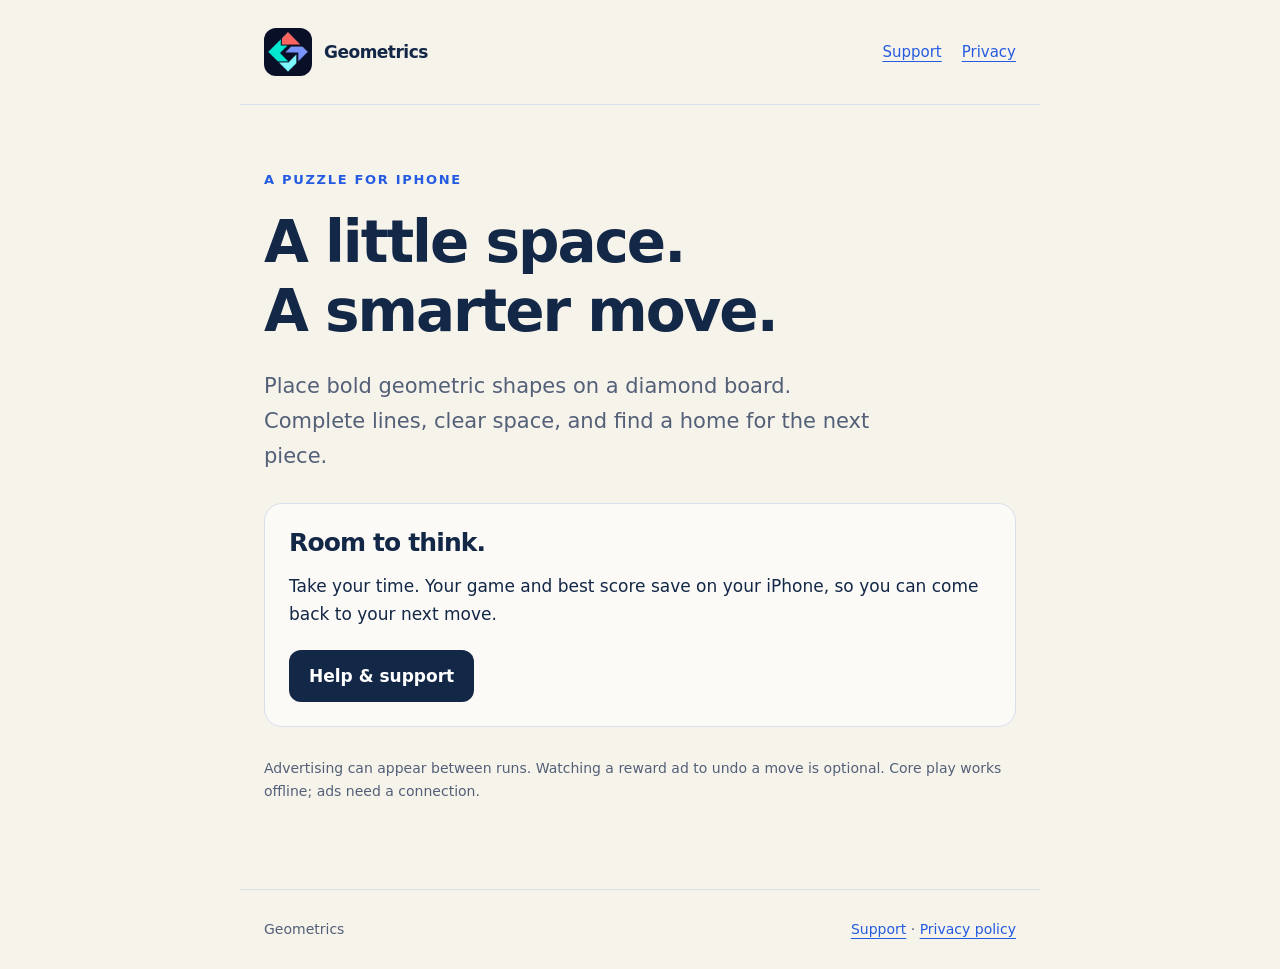
<file: index.html>
<!doctype html>
<html lang="en"><head><meta charset="utf-8"><meta name="viewport" content="width=device-width,initial-scale=1"><meta name="description" content="Geometrics is a geometric puzzle for iPhone. Place bold shapes, clear complete lines, and make room for your next move."><title>Geometrics · A little space. A smarter move.</title><link rel="icon" href="assets/logo.png"><link rel="stylesheet" href="style.css"></head><body>
<a class="skip" href="#main">Skip to content</a>
<header><a class="brand" href="index.html"><img src="assets/logo.png" width="48" height="48" alt="">Geometrics</a><nav aria-label="Main"><a href="support.html">Support</a><a href="privacy.html">Privacy</a></nav></header>
<main id="main"><p class="eyebrow">A puzzle for iPhone</p><h1>A little space.<br>A smarter move.</h1><p class="lead">Place bold geometric shapes on a diamond board. Complete lines, clear space, and find a home for the next piece.</p><div class="card"><h2>Room to think.</h2><p>Take your time. Your game and best score save on your iPhone, so you can come back to your next move.</p><a class="button" href="support.html">Help &amp; support</a></div><p class="meta">Advertising can appear between runs. Watching a reward ad to undo a move is optional. Core play works offline; ads need a connection.</p></main>
<footer><span>Geometrics</span><span><a href="support.html">Support</a> · <a href="privacy.html">Privacy policy</a></span></footer></body></html>
</file>
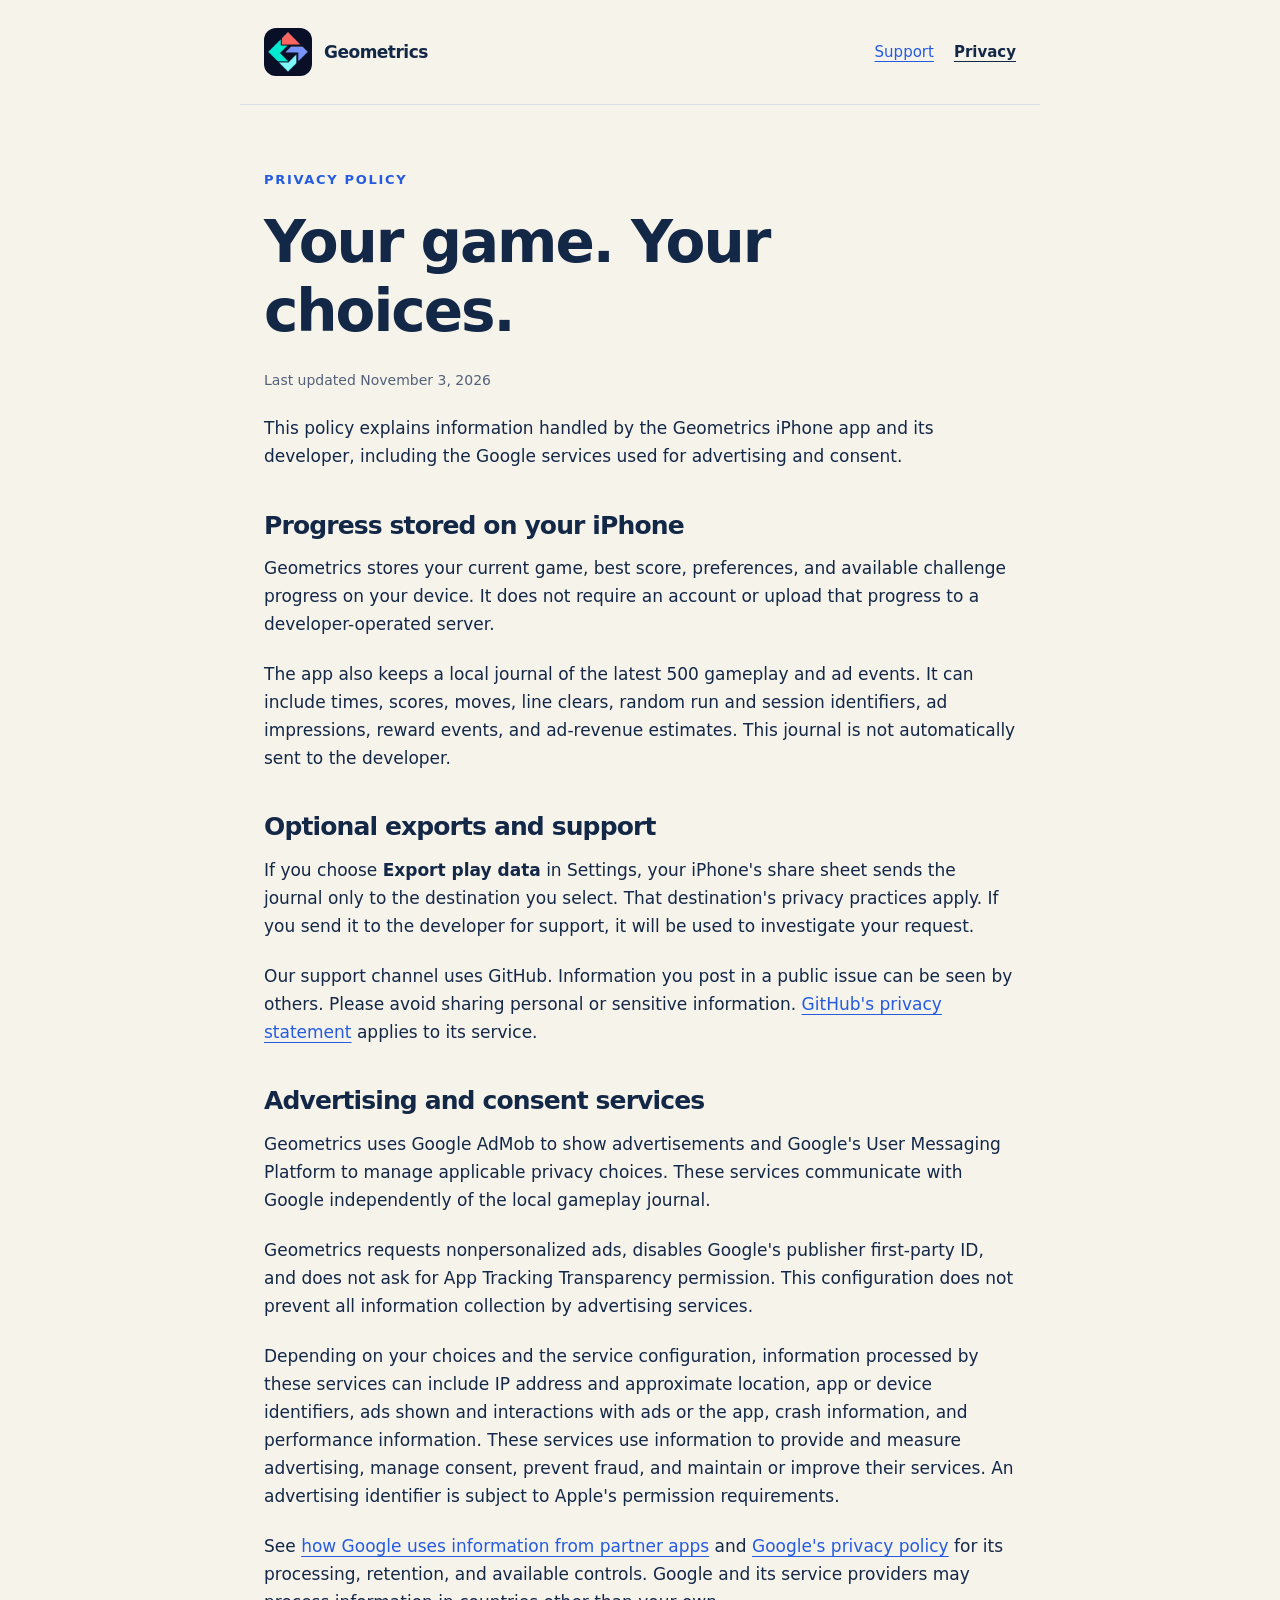
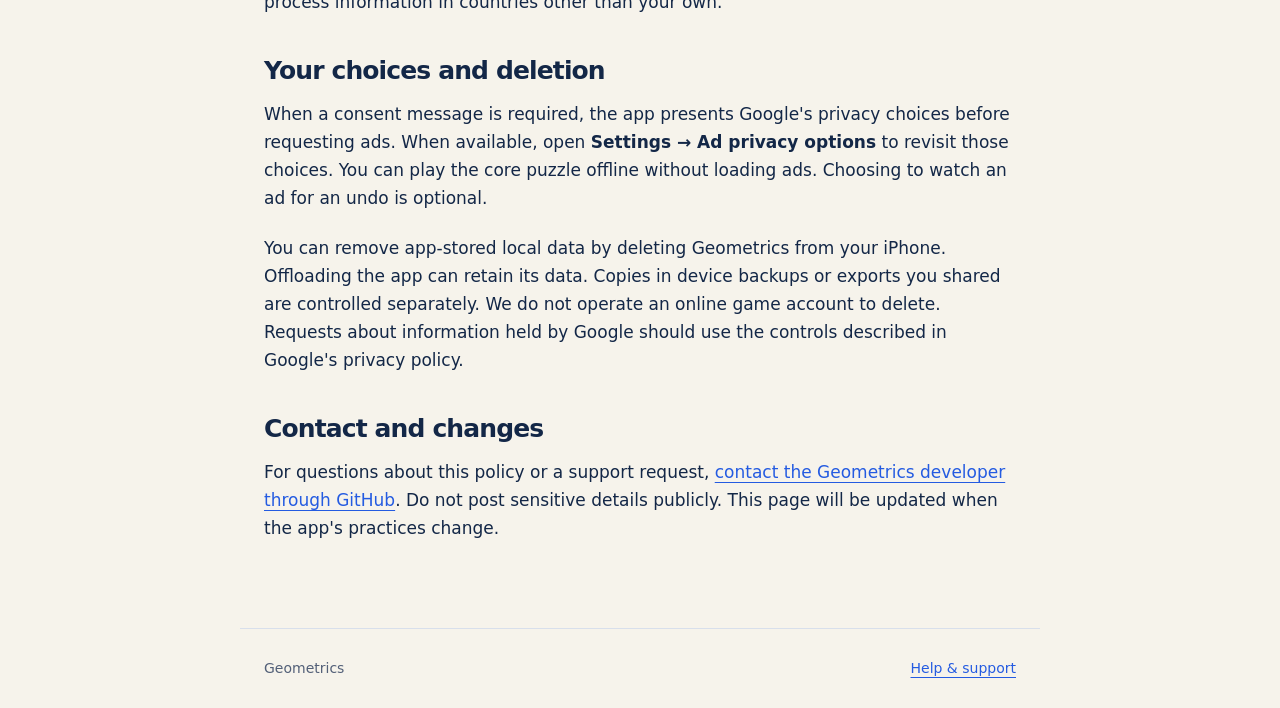
<file: privacy.html>
<!doctype html>
<html lang="en"><head><meta charset="utf-8"><meta name="viewport" content="width=device-width,initial-scale=1"><meta name="description" content="How Geometrics handles local progress, optional exports, and information used by Google's advertising and consent services."><title>Privacy policy · Geometrics</title><link rel="icon" href="assets/logo.png"><link rel="stylesheet" href="style.css"></head><body>
<a class="skip" href="#main">Skip to content</a><header><a class="brand" href="index.html"><img src="assets/logo.png" width="48" height="48" alt="">Geometrics</a><nav aria-label="Main"><a href="support.html">Support</a><a href="privacy.html" aria-current="page">Privacy</a></nav></header>
<main id="main"><p class="eyebrow">Privacy policy</p><h1>Your game. Your choices.</h1><p class="meta">Last updated November 3, 2026</p><p>This policy explains information handled by the Geometrics iPhone app and its developer, including the Google services used for advertising and consent.</p><h2>Progress stored on your iPhone</h2><p>Geometrics stores your current game, best score, preferences, and available challenge progress on your device. It does not require an account or upload that progress to a developer-operated server.</p><p>The app also keeps a local journal of the latest 500 gameplay and ad events. It can include times, scores, moves, line clears, random run and session identifiers, ad impressions, reward events, and ad-revenue estimates. This journal is not automatically sent to the developer.</p><h2>Optional exports and support</h2><p>If you choose <strong>Export play data</strong> in Settings, your iPhone's share sheet sends the journal only to the destination you select. That destination's privacy practices apply. If you send it to the developer for support, it will be used to investigate your request.</p><p>Our support channel uses GitHub. Information you post in a public issue can be seen by others. Please avoid sharing personal or sensitive information. <a href="https://docs.github.com/en/site-policy/privacy-policies/github-general-privacy-statement">GitHub's privacy statement</a> applies to its service.</p><h2>Advertising and consent services</h2><p>Geometrics uses Google AdMob to show advertisements and Google's User Messaging Platform to manage applicable privacy choices. These services communicate with Google independently of the local gameplay journal.</p><p>Geometrics requests nonpersonalized ads, disables Google's publisher first-party ID, and does not ask for App Tracking Transparency permission. This configuration does not prevent all information collection by advertising services.</p><p>Depending on your choices and the service configuration, information processed by these services can include IP address and approximate location, app or device identifiers, ads shown and interactions with ads or the app, crash information, and performance information. These services use information to provide and measure advertising, manage consent, prevent fraud, and maintain or improve their services. An advertising identifier is subject to Apple's permission requirements.</p><p>See <a href="https://policies.google.com/technologies/partner-sites">how Google uses information from partner apps</a> and <a href="https://policies.google.com/privacy">Google's privacy policy</a> for its processing, retention, and available controls. Google and its service providers may process information in countries other than your own.</p><h2>Your choices and deletion</h2><p>When a consent message is required, the app presents Google's privacy choices before requesting ads. When available, open <strong>Settings → Ad privacy options</strong> to revisit those choices. You can play the core puzzle offline without loading ads. Choosing to watch an ad for an undo is optional.</p><p>You can remove app-stored local data by deleting Geometrics from your iPhone. Offloading the app can retain its data. Copies in device backups or exports you shared are controlled separately. We do not operate an online game account to delete. Requests about information held by Google should use the controls described in Google's privacy policy.</p><h2>Contact and changes</h2><p>For questions about this policy or a support request, <a href="https://github.com/lazyboy1234/geometrics-support/issues/new">contact the Geometrics developer through GitHub</a>. Do not post sensitive details publicly. This page will be updated when the app's practices change.</p></main>
<footer><span>Geometrics</span><a href="support.html">Help &amp; support</a></footer></body></html>
</file>
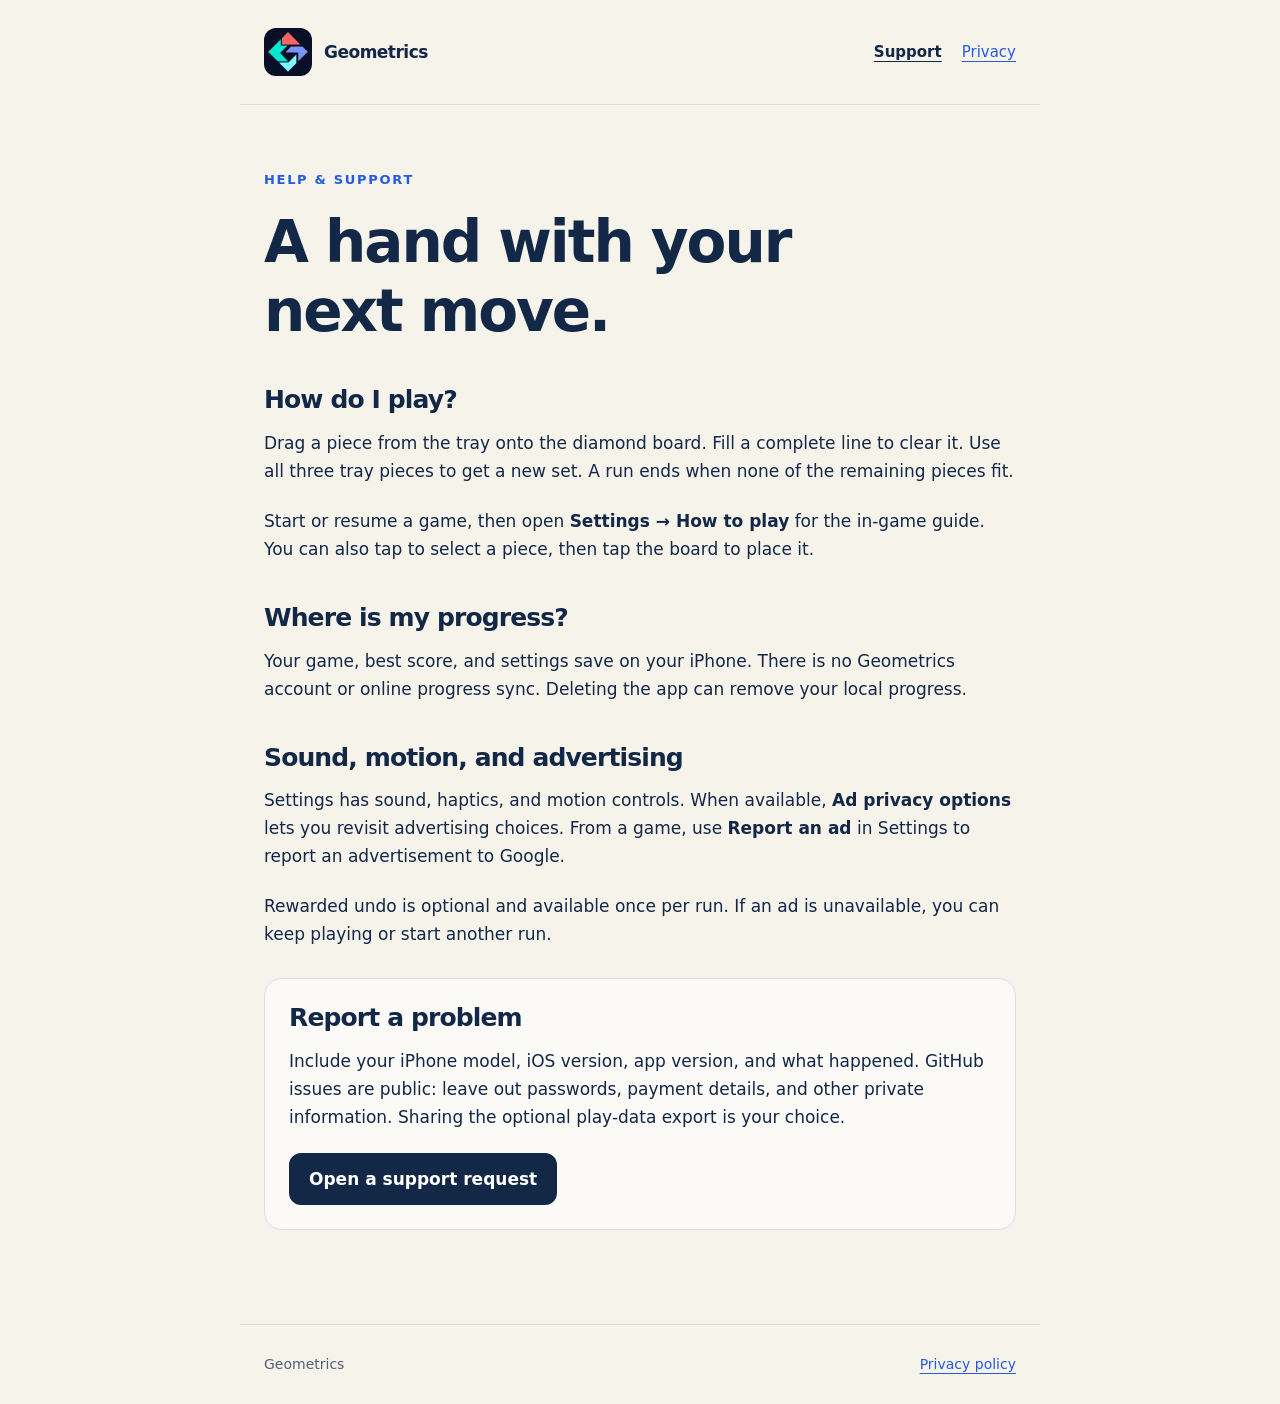
<file: support.html>
<!doctype html>
<html lang="en"><head><meta charset="utf-8"><meta name="viewport" content="width=device-width,initial-scale=1"><meta name="description" content="Help with playing Geometrics, saved progress, advertising choices, and reporting a problem."><title>Support · Geometrics</title><link rel="icon" href="assets/logo.png"><link rel="stylesheet" href="style.css"></head><body>
<a class="skip" href="#main">Skip to content</a><header><a class="brand" href="index.html"><img src="assets/logo.png" width="48" height="48" alt="">Geometrics</a><nav aria-label="Main"><a href="support.html" aria-current="page">Support</a><a href="privacy.html">Privacy</a></nav></header>
<main id="main"><p class="eyebrow">Help &amp; support</p><h1>A hand with your next move.</h1><h2>How do I play?</h2><p>Drag a piece from the tray onto the diamond board. Fill a complete line to clear it. Use all three tray pieces to get a new set. A run ends when none of the remaining pieces fit.</p><p>Start or resume a game, then open <strong>Settings → How to play</strong> for the in-game guide. You can also tap to select a piece, then tap the board to place it.</p><h2>Where is my progress?</h2><p>Your game, best score, and settings save on your iPhone. There is no Geometrics account or online progress sync. Deleting the app can remove your local progress.</p><h2>Sound, motion, and advertising</h2><p>Settings has sound, haptics, and motion controls. When available, <strong>Ad privacy options</strong> lets you revisit advertising choices. From a game, use <strong>Report an ad</strong> in Settings to report an advertisement to Google.</p><p>Rewarded undo is optional and available once per run. If an ad is unavailable, you can keep playing or start another run.</p><div class="card"><h2>Report a problem</h2><p>Include your iPhone model, iOS version, app version, and what happened. GitHub issues are public: leave out passwords, payment details, and other private information. Sharing the optional play-data export is your choice.</p><a class="button" href="https://github.com/lazyboy1234/geometrics-support/issues/new">Open a support request</a></div></main>
<footer><span>Geometrics</span><a href="privacy.html">Privacy policy</a></footer></body></html>
</file>
<file: style.css>
:root{color-scheme:light;--paper:#f6f3eb;--ink:#132747;--muted:#536078;--blue:#245be1;--line:#d8dfeb}*{box-sizing:border-box}body{margin:0;background:var(--paper);color:var(--ink);font:17px/1.65 ui-sans-serif,system-ui,-apple-system,BlinkMacSystemFont,"Segoe UI",sans-serif}a{color:var(--blue);text-underline-offset:4px}a:hover{text-decoration-thickness:2px}a:focus-visible{outline:3px solid var(--blue);outline-offset:5px;border-radius:3px}header,main,footer{max-width:800px;margin:auto;padding:28px 24px}header{display:flex;align-items:center;justify-content:space-between;gap:24px;border-bottom:1px solid var(--line)}.brand{display:flex;align-items:center;gap:12px;color:var(--ink);text-decoration:none;font-weight:750;letter-spacing:-.03em}.brand img{width:48px;height:48px;border-radius:12px}nav{display:flex;gap:20px;font-size:15px}nav a[aria-current]{color:var(--ink);font-weight:700}main{min-height:65vh;padding-top:64px;padding-bottom:64px}h1,h2{line-height:1.18;letter-spacing:-.035em}h1{font-size:clamp(36px,7vw,58px);max-width:650px;margin:0 0 24px}h2{font-size:25px;margin:40px 0 14px}p,ul,ol{margin:0 0 22px}.lead{font-size:21px;color:var(--muted);max-width:620px}.eyebrow{font-size:13px;font-weight:750;letter-spacing:.13em;text-transform:uppercase;color:var(--blue);margin-bottom:18px}.card{padding:24px;border:1px solid var(--line);border-radius:18px;background:#fff9;margin:30px 0}.card h2{margin-top:0}.button{display:inline-block;background:var(--ink);color:white;border-radius:12px;padding:12px 20px;text-decoration:none;font-weight:650}.meta,footer{font-size:14px;color:var(--muted)}footer{border-top:1px solid var(--line);display:flex;justify-content:space-between;gap:20px}.skip{position:absolute;left:16px;top:-100px;background:white;padding:8px}.skip:focus{top:12px}@media(max-width:480px){header{padding:20px;gap:12px}.brand{gap:8px;font-size:16px}.brand img{width:36px;height:36px}nav{gap:12px;font-size:14px}main{padding:42px 20px}.lead{font-size:19px}footer{padding:24px 20px;flex-direction:column;gap:8px}}
</file>
